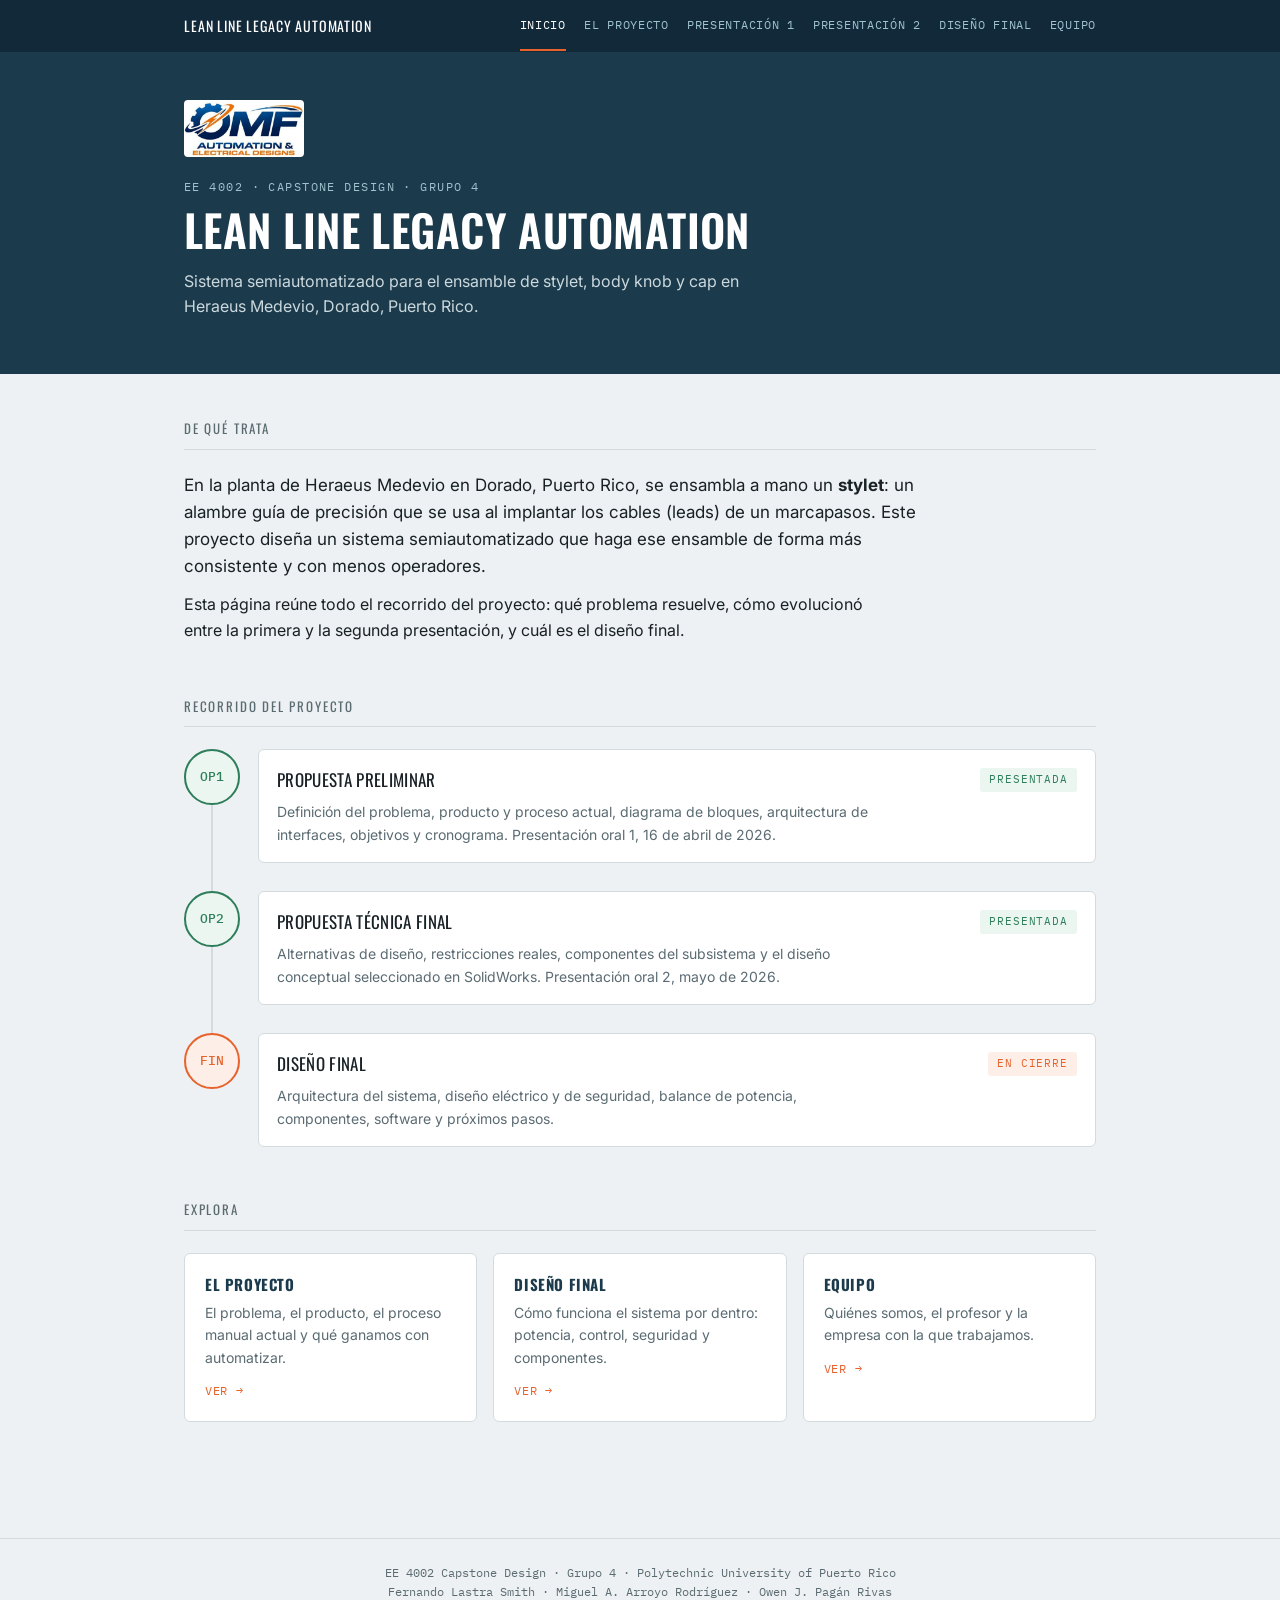
<file: index.html>
<!DOCTYPE html>
<html lang="es">
<head>
<meta charset="UTF-8">
<meta name="viewport" content="width=device-width, initial-scale=1.0">
<meta name="color-scheme" content="light only">
<title>Lean Line Legacy Automation — Grupo 4</title>
<meta name="description" content="Proyecto capstone EE 4002: sistema semiautomatizado de ensamble de stylets para Heraeus Medevio, Dorado, Puerto Rico.">
<link rel="preconnect" href="https://fonts.googleapis.com">
<link rel="preconnect" href="https://fonts.gstatic.com" crossorigin>
<link href="https://fonts.googleapis.com/css2?family=Oswald:wght@500;600;700&family=Inter:wght@400;500;600&family=IBM+Plex+Mono:wght@400;500&display=swap" rel="stylesheet">
<link rel="stylesheet" href="style.css">
</head>
<body>
<div class="topbar"><div class="wrap">
<a class="brand" href="index.html">Lean Line Legacy Automation</a>
<nav aria-label="Principal">
<a href="index.html" aria-current="page">Inicio</a>
<a href="proyecto.html">El proyecto</a>
<a href="presentacion-1.html">Presentación 1</a>
<a href="presentacion-2.html">Presentación 2</a>
<a href="diseno.html">Diseño final</a>
<a href="equipo.html">Equipo</a>
</nav></div></div>
<header class="hero"><div class="wrap">
<img class="hero-logo" src="logo-grupo.jpg" alt="Logo del grupo: OMF Automation &amp; Electrical Designs"><div class="eyebrow">EE 4002 · Capstone Design · Grupo 4</div>
<h1>Lean Line Legacy Automation</h1>
<p class="sub">Sistema semiautomatizado para el ensamble de stylet, body knob y cap en Heraeus Medevio, Dorado, Puerto Rico.</p>
</div></header>
<main>

<section>
<div class="section-title">De qué trata</div>
<p class="lead">En la planta de Heraeus Medevio en Dorado, Puerto Rico, se ensambla a mano un <strong>stylet</strong>: un alambre guía de precisión que se usa al implantar los cables (leads) de un marcapasos. Este proyecto diseña un sistema semiautomatizado que haga ese ensamble de forma más consistente y con menos operadores.</p>
<p>Esta página reúne todo el recorrido del proyecto: qué problema resuelve, cómo evolucionó entre la primera y la segunda presentación, y cuál es el diseño final.</p>
</section>

<section>
<div class="section-title">Recorrido del proyecto</div>
<div class="line">

  <div class="station done"><div class="node">OP1</div>
    <a class="station-body" href="presentacion-1.html">
      <div class="station-top"><div class="station-name">Propuesta preliminar</div><span class="pill done">Presentada</span></div>
      <p class="station-desc">Definición del problema, producto y proceso actual, diagrama de bloques, arquitectura de interfaces, objetivos y cronograma. Presentación oral 1, 16 de abril de 2026.</p>
    </a></div>

  <div class="station done"><div class="node">OP2</div>
    <a class="station-body" href="presentacion-2.html">
      <div class="station-top"><div class="station-name">Propuesta técnica final</div><span class="pill done">Presentada</span></div>
      <p class="station-desc">Alternativas de diseño, restricciones reales, componentes del subsistema y el diseño conceptual seleccionado en SolidWorks. Presentación oral 2, mayo de 2026.</p>
    </a></div>

  <div class="station active"><div class="node">FIN</div>
    <a class="station-body" href="diseno.html">
      <div class="station-top"><div class="station-name">Diseño final</div><span class="pill active">En cierre</span></div>
      <p class="station-desc">Arquitectura del sistema, diseño eléctrico y de seguridad, balance de potencia, componentes, software y próximos pasos.</p>
    </a></div>

</div>
</section>

<section>
<div class="section-title">Explora</div>
<div class="grid3">
  <a class="card" href="proyecto.html"><h3>El proyecto</h3><p>El problema, el producto, el proceso manual actual y qué ganamos con automatizar.</p><span class="go">Ver &#8594;</span></a>
  <a class="card" href="diseno.html"><h3>Diseño final</h3><p>Cómo funciona el sistema por dentro: potencia, control, seguridad y componentes.</p><span class="go">Ver &#8594;</span></a>
  <a class="card" href="equipo.html"><h3>Equipo</h3><p>Quiénes somos, el profesor y la empresa con la que trabajamos.</p><span class="go">Ver &#8594;</span></a>
</div>
</section>

</main>

<footer>
  EE 4002 Capstone Design · Grupo 4 · Polytechnic University of Puerto Rico<br>
  Fernando Lastra Smith · Miguel A. Arroyo Rodríguez · Owen J. Pagán Rivas
</footer>
</body>
</html>
</file>
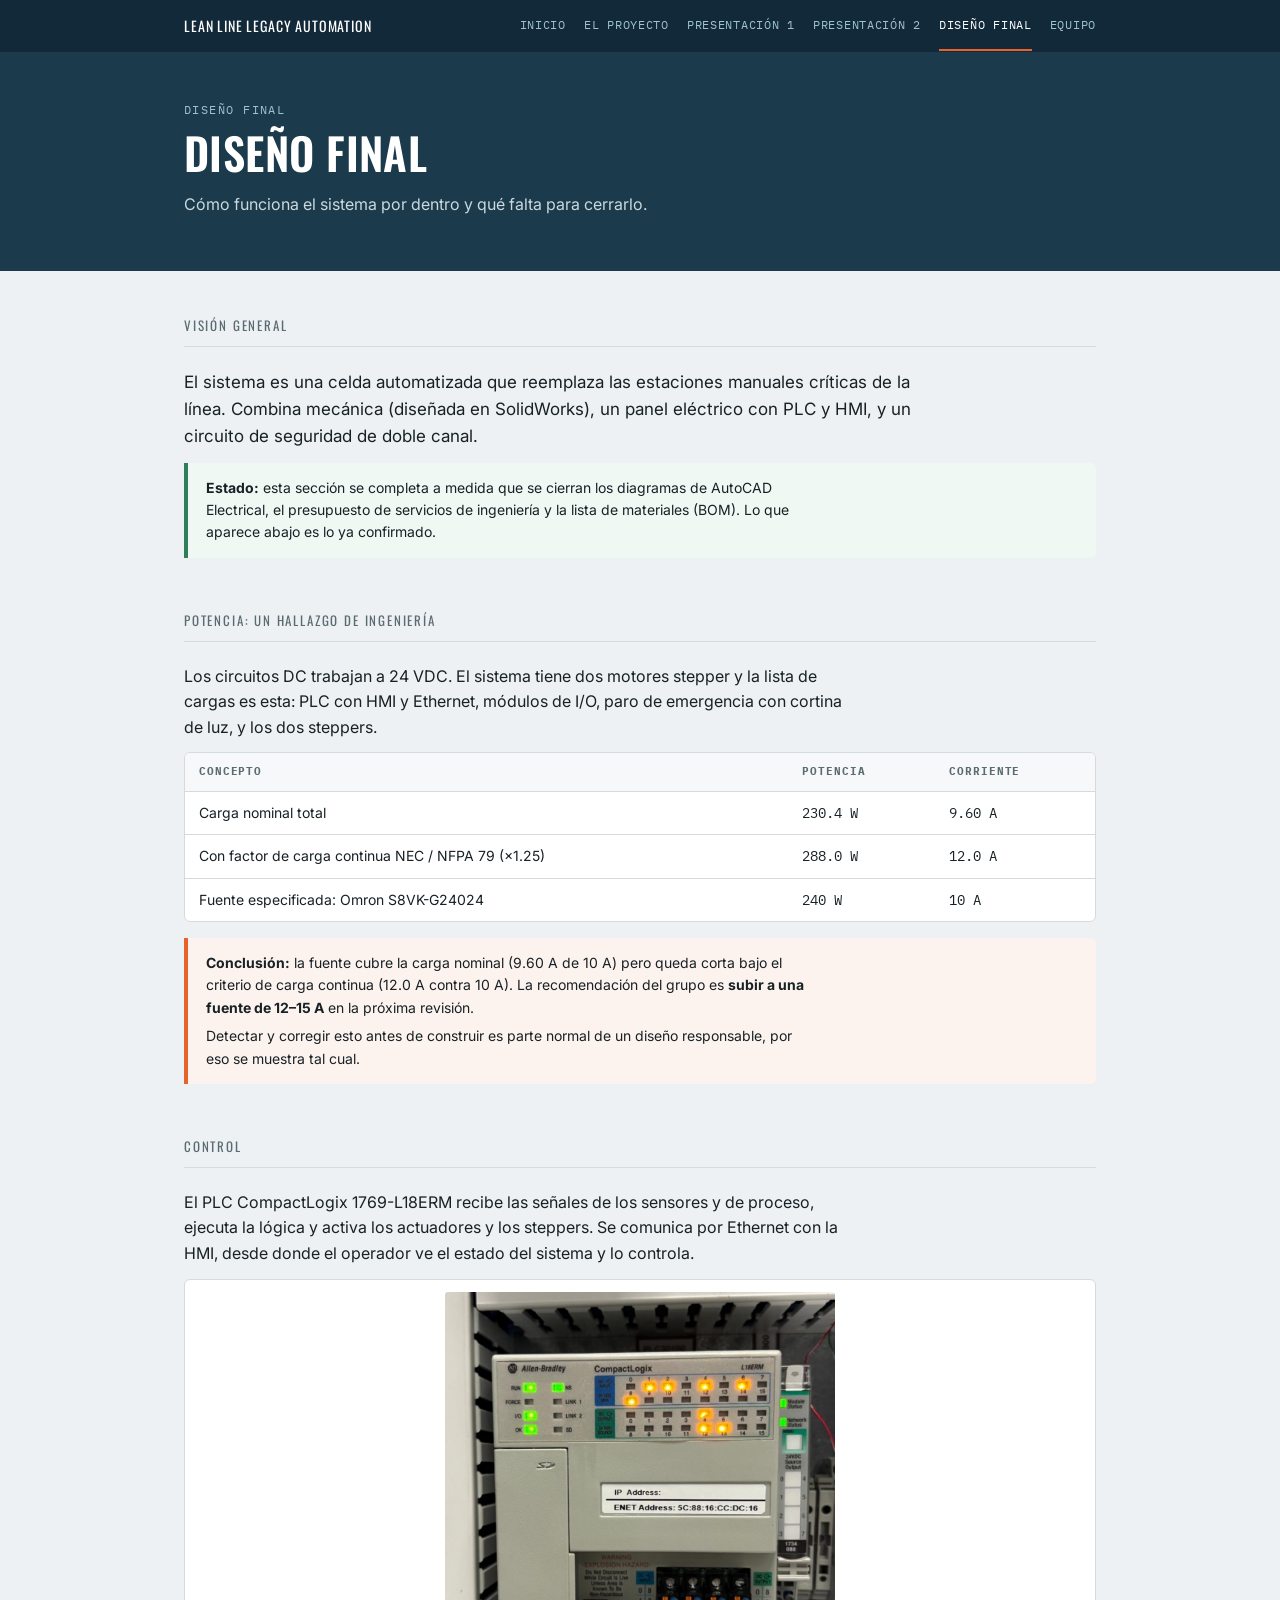
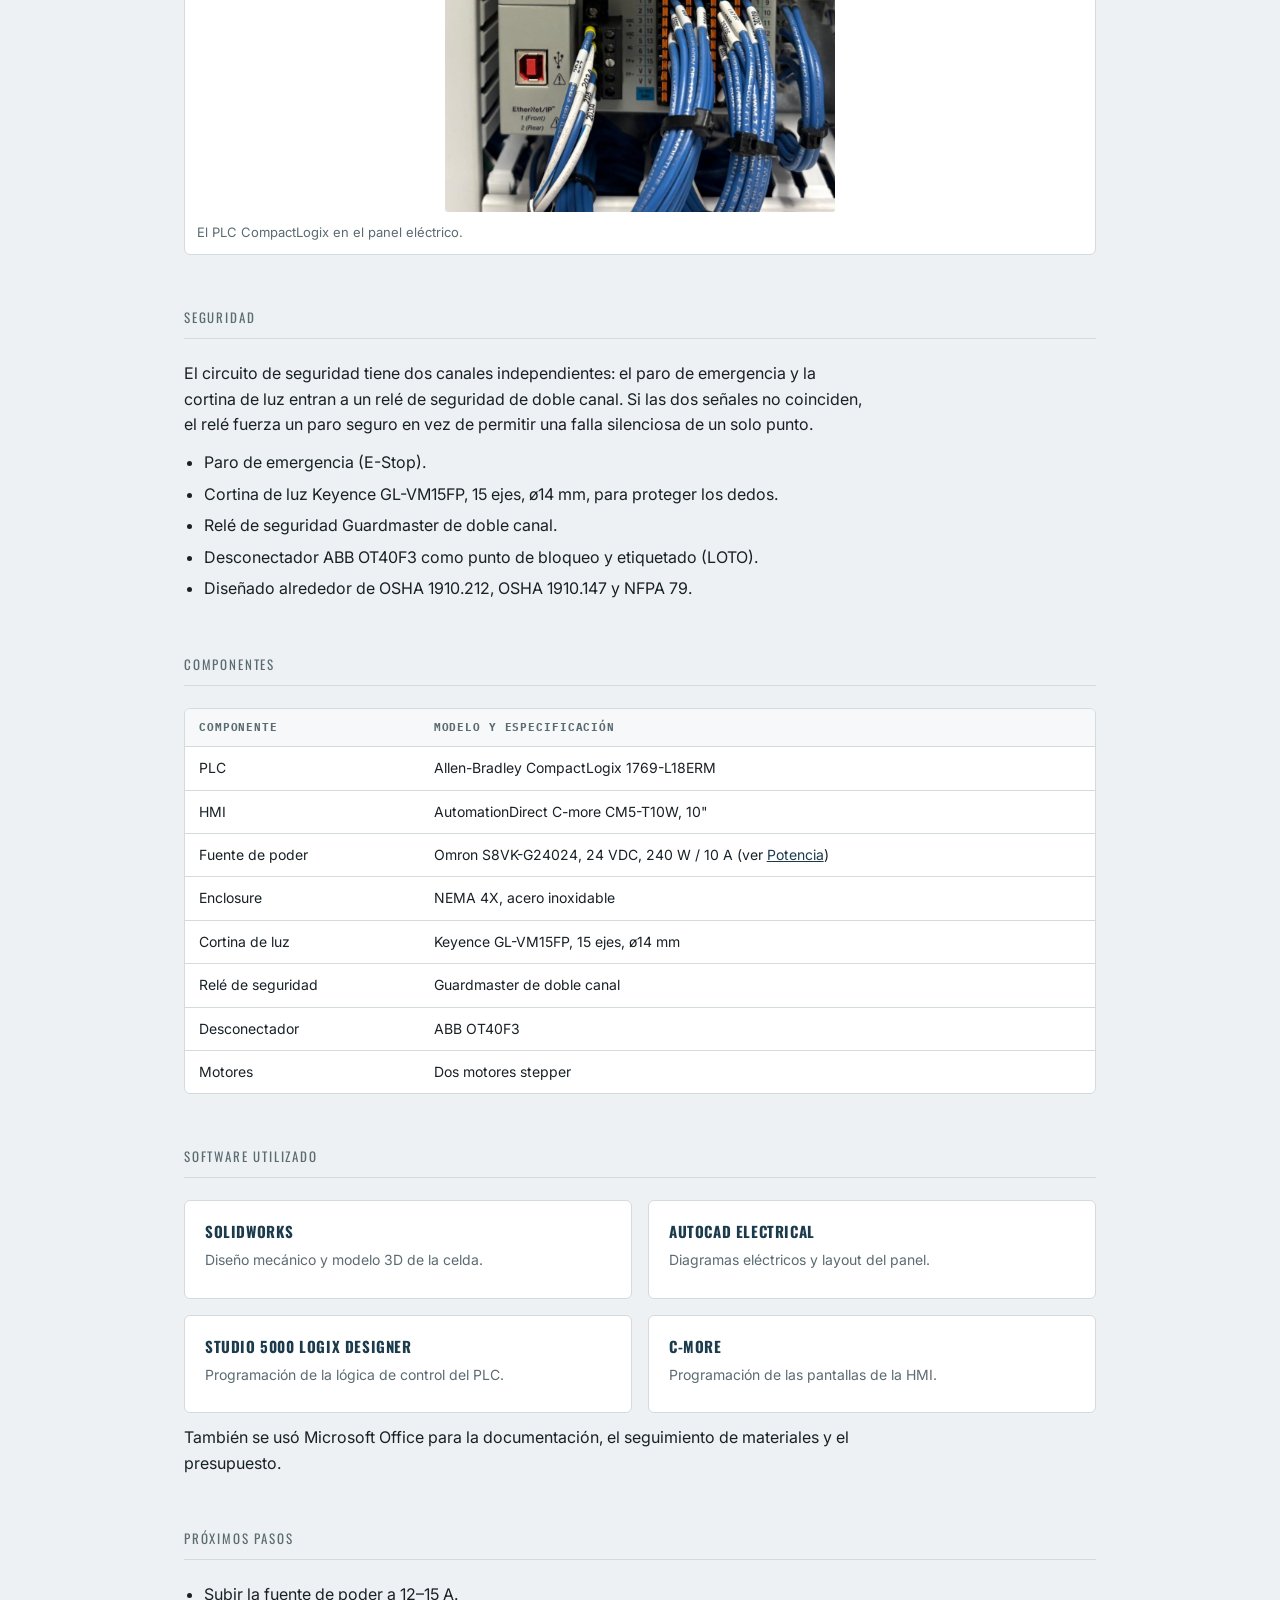
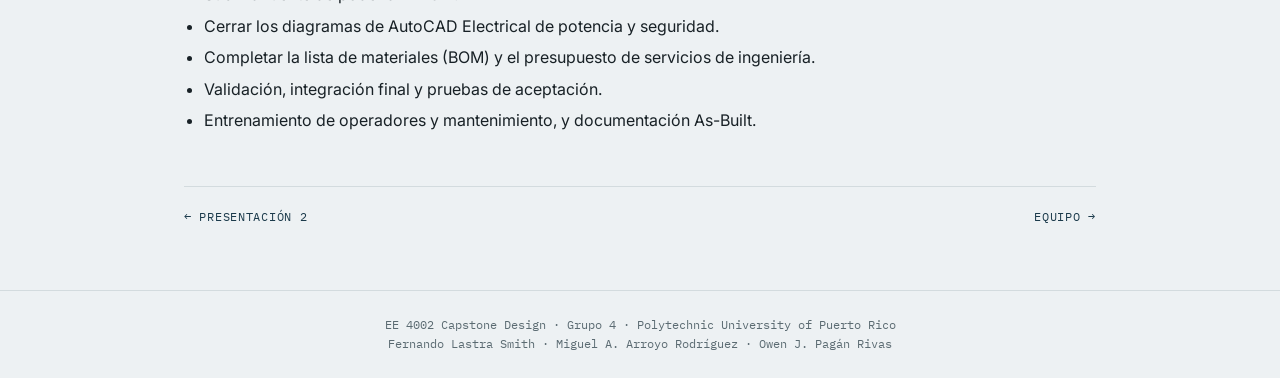
<file: diseno.html>
<!DOCTYPE html>
<html lang="es">
<head>
<meta charset="UTF-8">
<meta name="viewport" content="width=device-width, initial-scale=1.0">
<meta name="color-scheme" content="light only">
<title>Diseño final — Lean Line Legacy Automation</title>
<meta name="description" content="Diseño final del sistema: balance de potencia, control, seguridad, componentes y software.">
<link rel="preconnect" href="https://fonts.googleapis.com">
<link rel="preconnect" href="https://fonts.gstatic.com" crossorigin>
<link href="https://fonts.googleapis.com/css2?family=Oswald:wght@500;600;700&family=Inter:wght@400;500;600&family=IBM+Plex+Mono:wght@400;500&display=swap" rel="stylesheet">
<link rel="stylesheet" href="style.css">
</head>
<body>
<div class="topbar"><div class="wrap">
<a class="brand" href="index.html">Lean Line Legacy Automation</a>
<nav aria-label="Principal">
<a href="index.html">Inicio</a>
<a href="proyecto.html">El proyecto</a>
<a href="presentacion-1.html">Presentación 1</a>
<a href="presentacion-2.html">Presentación 2</a>
<a href="diseno.html" aria-current="page">Diseño final</a>
<a href="equipo.html">Equipo</a>
</nav></div></div>
<header class="hero"><div class="wrap">
<div class="eyebrow">Diseño final</div>
<h1>Diseño final</h1>
<p class="sub">Cómo funciona el sistema por dentro y qué falta para cerrarlo.</p>
</div></header>
<main>

<section>
<div class="section-title">Visión general</div>
<p class="lead">El sistema es una celda automatizada que reemplaza las estaciones manuales críticas de la línea. Combina mecánica (diseñada en SolidWorks), un panel eléctrico con PLC y HMI, y un circuito de seguridad de doble canal.</p>
<div class="note ok"><p><strong>Estado:</strong> esta sección se completa a medida que se cierran los diagramas de AutoCAD Electrical, el presupuesto de servicios de ingeniería y la lista de materiales (BOM). Lo que aparece abajo es lo ya confirmado.</p></div>
</section>

<section id="potencia">
<div class="section-title">Potencia: un hallazgo de ingeniería</div>
<p>Los circuitos DC trabajan a 24 VDC. El sistema tiene dos motores stepper y la lista de cargas es esta: PLC con HMI y Ethernet, módulos de I/O, paro de emergencia con cortina de luz, y los dos steppers.</p>
<div class="tablewrap"><table>
<thead><tr><th>Concepto</th><th>Potencia</th><th>Corriente</th></tr></thead>
<tbody>
<tr><td>Carga nominal total</td><td class="num">230.4 W</td><td class="num">9.60 A</td></tr>
<tr><td>Con factor de carga continua NEC / NFPA 79 (×1.25)</td><td class="num">288.0 W</td><td class="num">12.0 A</td></tr>
<tr><td>Fuente especificada: Omron S8VK-G24024</td><td class="num">240 W</td><td class="num">10 A</td></tr>
</tbody></table></div>
<div class="note"><p><strong>Conclusión:</strong> la fuente cubre la carga nominal (9.60 A de 10 A) pero queda corta bajo el criterio de carga continua (12.0 A contra 10 A). La recomendación del grupo es <strong>subir a una fuente de 12–15 A</strong> en la próxima revisión.</p>
<p>Detectar y corregir esto antes de construir es parte normal de un diseño responsable, por eso se muestra tal cual.</p></div>
</section>

<section>
<div class="section-title">Control</div>
<p>El PLC CompactLogix 1769-L18ERM recibe las señales de los sensores y de proceso, ejecuta la lógica y activa los actuadores y los steppers. Se comunica por Ethernet con la HMI, desde donde el operador ve el estado del sistema y lo controla.</p>
<figure><img src="plc-panel.jpg" alt="Panel eléctrico con el PLC CompactLogix instalado" loading="lazy"><figcaption>El PLC CompactLogix en el panel eléctrico.</figcaption></figure>
</section>

<section>
<div class="section-title">Seguridad</div>
<p>El circuito de seguridad tiene dos canales independientes: el paro de emergencia y la cortina de luz entran a un relé de seguridad de doble canal. Si las dos señales no coinciden, el relé fuerza un paro seguro en vez de permitir una falla silenciosa de un solo punto.</p>
<ul class="plain">
  <li>Paro de emergencia (E-Stop).</li>
  <li>Cortina de luz Keyence GL-VM15FP, 15 ejes, ø14 mm, para proteger los dedos.</li>
  <li>Relé de seguridad Guardmaster de doble canal.</li>
  <li>Desconectador ABB OT40F3 como punto de bloqueo y etiquetado (LOTO).</li>
  <li>Diseñado alrededor de OSHA 1910.212, OSHA 1910.147 y NFPA 79.</li>
</ul>
</section>

<section id="componentes">
<div class="section-title">Componentes</div>
<div class="tablewrap"><table>
<thead><tr><th>Componente</th><th>Modelo y especificación</th></tr></thead>
<tbody>
<tr><td>PLC</td><td>Allen-Bradley CompactLogix 1769-L18ERM</td></tr>
<tr><td>HMI</td><td>AutomationDirect C-more CM5-T10W, 10"</td></tr>
<tr><td>Fuente de poder</td><td>Omron S8VK-G24024, 24 VDC, 240 W / 10 A (ver <a href="#potencia">Potencia</a>)</td></tr>
<tr><td>Enclosure</td><td>NEMA 4X, acero inoxidable</td></tr>
<tr><td>Cortina de luz</td><td>Keyence GL-VM15FP, 15 ejes, ø14 mm</td></tr>
<tr><td>Relé de seguridad</td><td>Guardmaster de doble canal</td></tr>
<tr><td>Desconectador</td><td>ABB OT40F3</td></tr>
<tr><td>Motores</td><td>Dos motores stepper</td></tr>
</tbody></table></div>
</section>

<section>
<div class="section-title">Software utilizado</div>
<div class="grid2">
  <div class="card"><h3>SolidWorks</h3><p>Diseño mecánico y modelo 3D de la celda.</p></div>
  <div class="card"><h3>AutoCAD Electrical</h3><p>Diagramas eléctricos y layout del panel.</p></div>
  <div class="card"><h3>Studio 5000 Logix Designer</h3><p>Programación de la lógica de control del PLC.</p></div>
  <div class="card"><h3>C-more</h3><p>Programación de las pantallas de la HMI.</p></div>
</div>
<p style="margin-top:12px">También se usó Microsoft Office para la documentación, el seguimiento de materiales y el presupuesto.</p>
</section>

<section>
<div class="section-title">Próximos pasos</div>
<ul class="plain">
  <li>Subir la fuente de poder a 12–15 A.</li>
  <li>Cerrar los diagramas de AutoCAD Electrical de potencia y seguridad.</li>
  <li>Completar la lista de materiales (BOM) y el presupuesto de servicios de ingeniería.</li>
  <li>Validación, integración final y pruebas de aceptación.</li>
  <li>Entrenamiento de operadores y mantenimiento, y documentación As-Built.</li>
</ul>
</section>
<div class="nav-between"><a href="presentacion-2.html">&#8592; Presentación 2</a><a href="equipo.html">Equipo &#8594;</a></div>
</main>

<footer>
  EE 4002 Capstone Design · Grupo 4 · Polytechnic University of Puerto Rico<br>
  Fernando Lastra Smith · Miguel A. Arroyo Rodríguez · Owen J. Pagán Rivas
</footer>
</body>
</html>
</file>
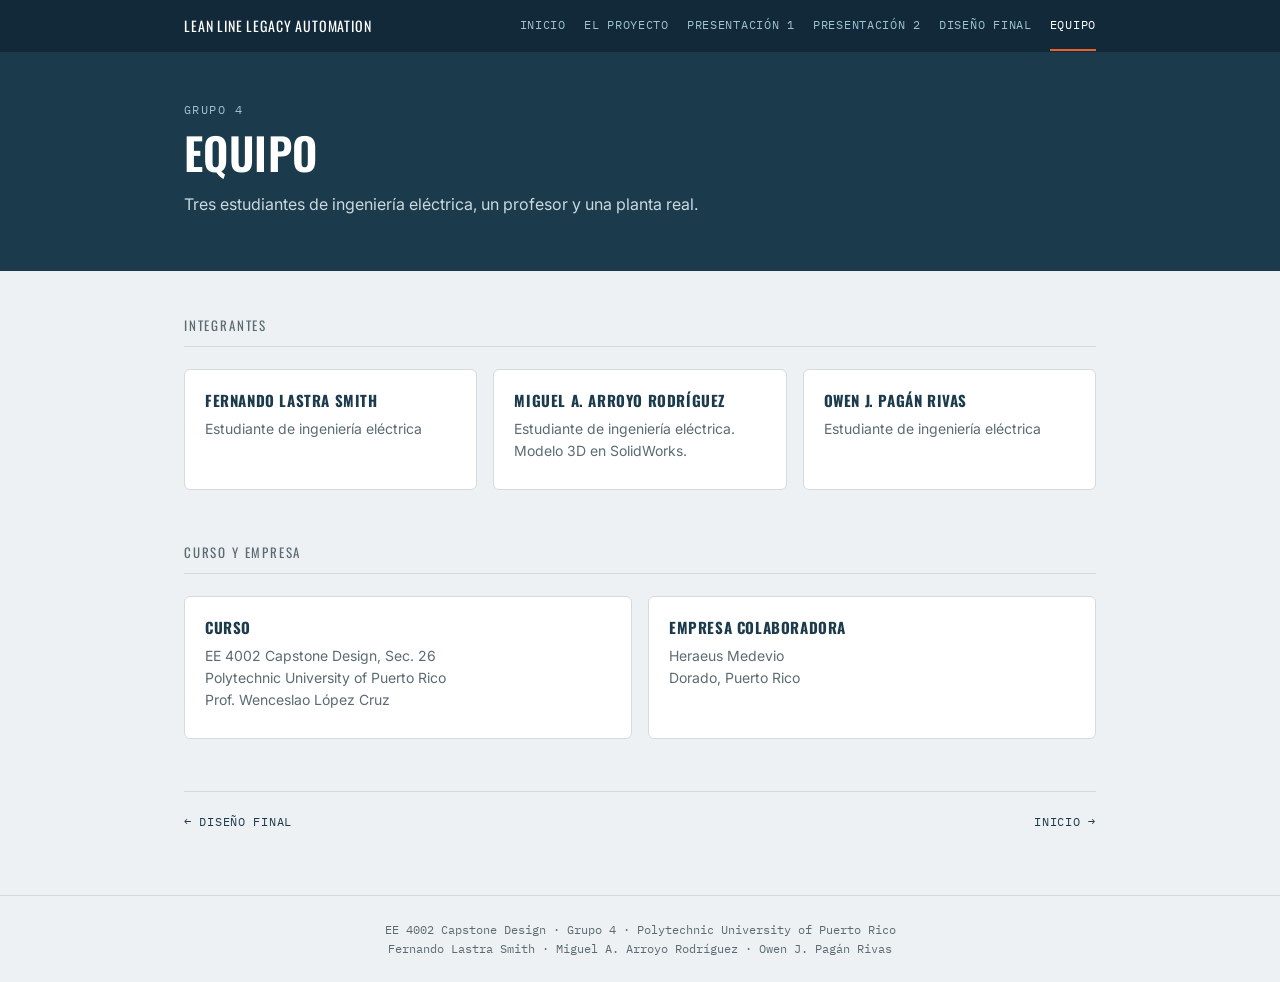
<file: equipo.html>
<!DOCTYPE html>
<html lang="es">
<head>
<meta charset="UTF-8">
<meta name="viewport" content="width=device-width, initial-scale=1.0">
<meta name="color-scheme" content="light only">
<title>Equipo — Lean Line Legacy Automation</title>
<meta name="description" content="Integrantes del Grupo 4, profesor y empresa colaboradora.">
<link rel="preconnect" href="https://fonts.googleapis.com">
<link rel="preconnect" href="https://fonts.gstatic.com" crossorigin>
<link href="https://fonts.googleapis.com/css2?family=Oswald:wght@500;600;700&family=Inter:wght@400;500;600&family=IBM+Plex+Mono:wght@400;500&display=swap" rel="stylesheet">
<link rel="stylesheet" href="style.css">
</head>
<body>
<div class="topbar"><div class="wrap">
<a class="brand" href="index.html">Lean Line Legacy Automation</a>
<nav aria-label="Principal">
<a href="index.html">Inicio</a>
<a href="proyecto.html">El proyecto</a>
<a href="presentacion-1.html">Presentación 1</a>
<a href="presentacion-2.html">Presentación 2</a>
<a href="diseno.html">Diseño final</a>
<a href="equipo.html" aria-current="page">Equipo</a>
</nav></div></div>
<header class="hero"><div class="wrap">
<div class="eyebrow">Grupo 4</div>
<h1>Equipo</h1>
<p class="sub">Tres estudiantes de ingeniería eléctrica, un profesor y una planta real.</p>
</div></header>
<main>

<section>
<div class="section-title">Integrantes</div>
<div class="grid3">
  <div class="card"><h3>Fernando Lastra Smith</h3><p>Estudiante de ingeniería eléctrica</p></div>
  <div class="card"><h3>Miguel A. Arroyo Rodríguez</h3><p>Estudiante de ingeniería eléctrica. Modelo 3D en SolidWorks.</p></div>
  <div class="card"><h3>Owen J. Pagán Rivas</h3><p>Estudiante de ingeniería eléctrica</p></div>
</div>
</section>

<section>
<div class="section-title">Curso y empresa</div>
<div class="grid2">
  <div class="card"><h3>Curso</h3><p>EE 4002 Capstone Design, Sec. 26<br>Polytechnic University of Puerto Rico<br>Prof. Wenceslao López Cruz</p></div>
  <div class="card"><h3>Empresa colaboradora</h3><p>Heraeus Medevio<br>Dorado, Puerto Rico</p></div>
</div>
</section>
<div class="nav-between"><a href="diseno.html">&#8592; Diseño final</a><a href="index.html">Inicio &#8594;</a></div>
</main>

<footer>
  EE 4002 Capstone Design · Grupo 4 · Polytechnic University of Puerto Rico<br>
  Fernando Lastra Smith · Miguel A. Arroyo Rodríguez · Owen J. Pagán Rivas
</footer>
</body>
</html>
</file>
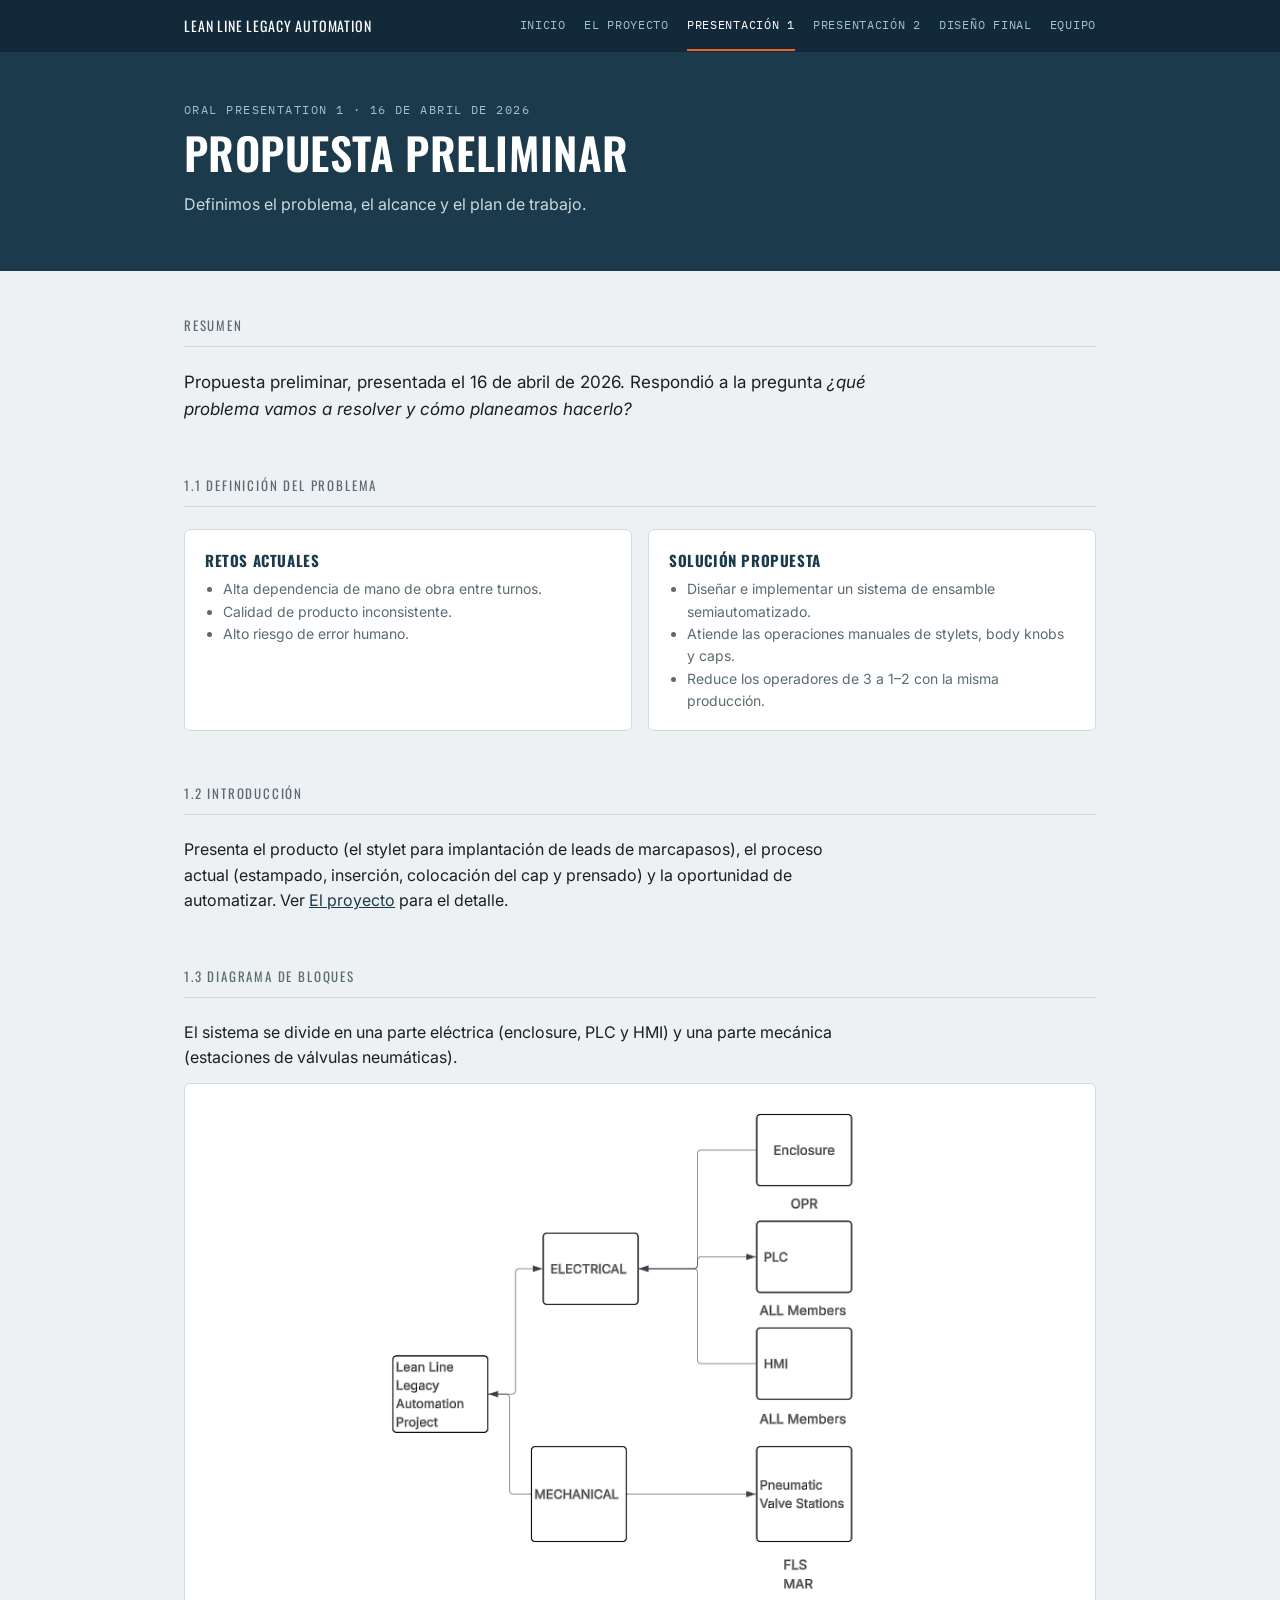
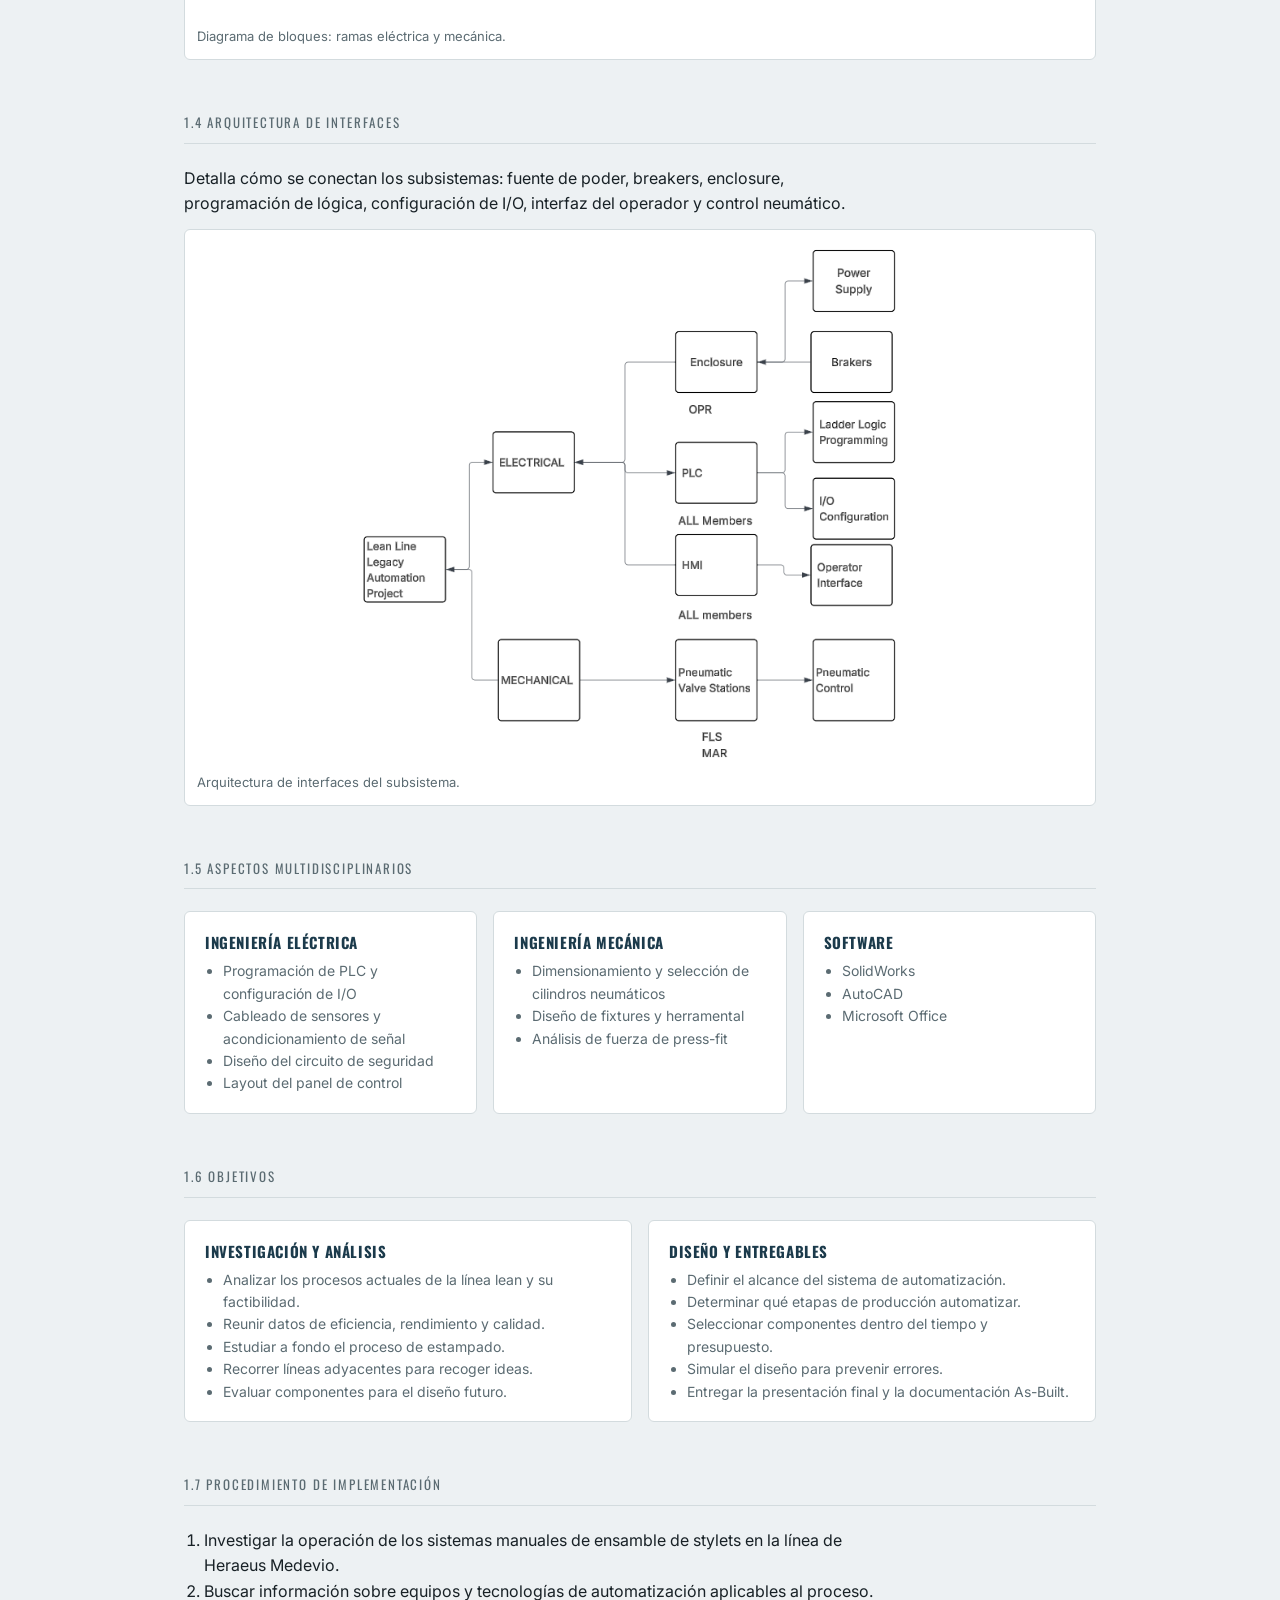
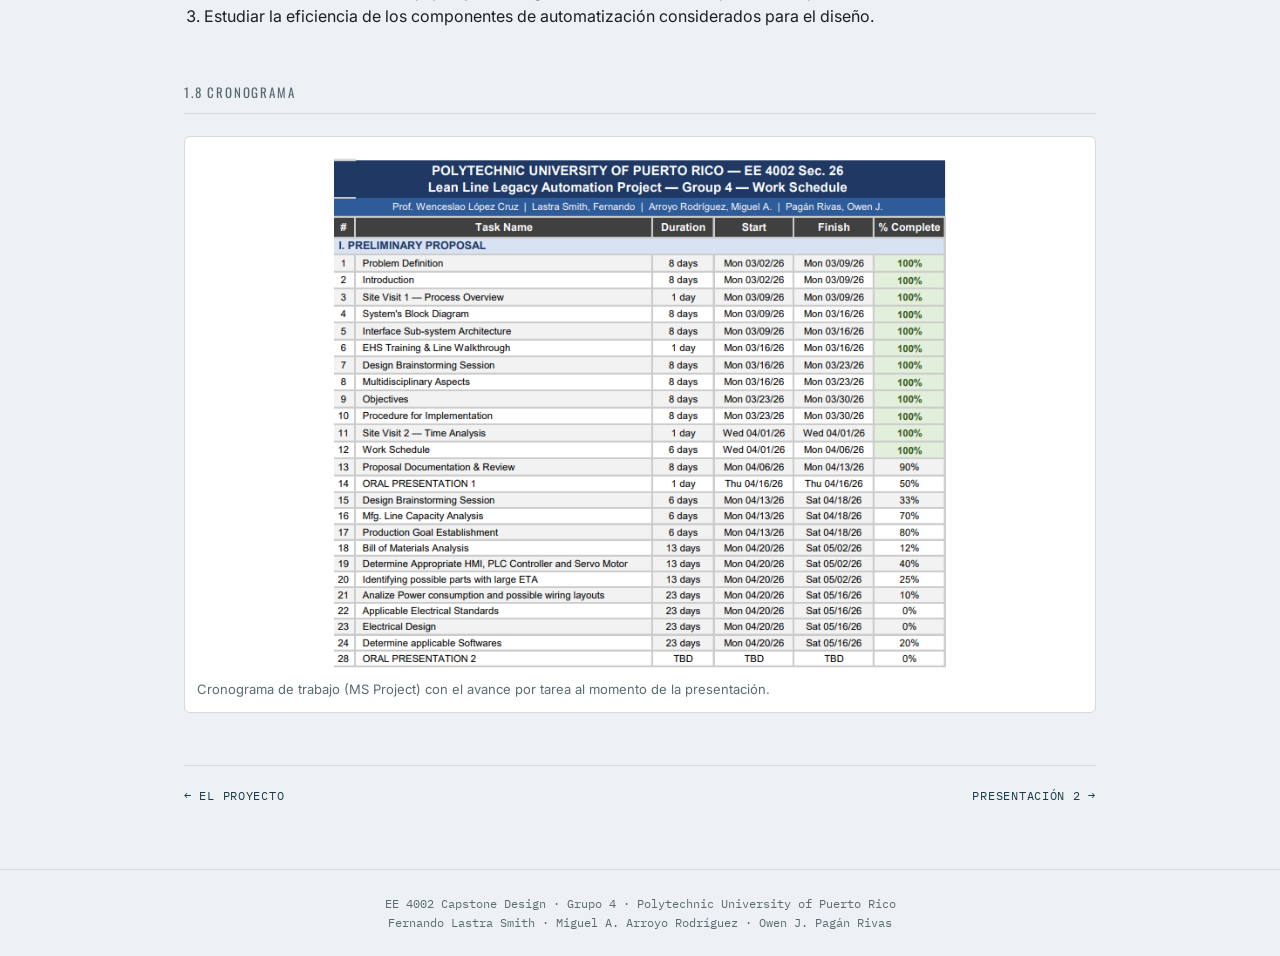
<file: presentacion-1.html>
<!DOCTYPE html>
<html lang="es">
<head>
<meta charset="UTF-8">
<meta name="viewport" content="width=device-width, initial-scale=1.0">
<meta name="color-scheme" content="light only">
<title>Presentación 1 — Lean Line Legacy Automation</title>
<meta name="description" content="Propuesta preliminar del proyecto: problema, diagrama de bloques, objetivos y cronograma.">
<link rel="preconnect" href="https://fonts.googleapis.com">
<link rel="preconnect" href="https://fonts.gstatic.com" crossorigin>
<link href="https://fonts.googleapis.com/css2?family=Oswald:wght@500;600;700&family=Inter:wght@400;500;600&family=IBM+Plex+Mono:wght@400;500&display=swap" rel="stylesheet">
<link rel="stylesheet" href="style.css">
</head>
<body>
<div class="topbar"><div class="wrap">
<a class="brand" href="index.html">Lean Line Legacy Automation</a>
<nav aria-label="Principal">
<a href="index.html">Inicio</a>
<a href="proyecto.html">El proyecto</a>
<a href="presentacion-1.html" aria-current="page">Presentación 1</a>
<a href="presentacion-2.html">Presentación 2</a>
<a href="diseno.html">Diseño final</a>
<a href="equipo.html">Equipo</a>
</nav></div></div>
<header class="hero"><div class="wrap">
<div class="eyebrow">Oral Presentation 1 · 16 de abril de 2026</div>
<h1>Propuesta preliminar</h1>
<p class="sub">Definimos el problema, el alcance y el plan de trabajo.</p>
</div></header>
<main>

<section>
<div class="section-title">Resumen</div>
<p class="lead">Propuesta preliminar, presentada el 16 de abril de 2026. Respondió a la pregunta <em>¿qué problema vamos a resolver y cómo planeamos hacerlo?</em></p>
</section>

<section>
<div class="section-title">1.1 Definición del problema</div>
<div class="grid2">
  <div class="card"><h3>Retos actuales</h3><ul><li>Alta dependencia de mano de obra entre turnos.</li><li>Calidad de producto inconsistente.</li><li>Alto riesgo de error humano.</li></ul></div>
  <div class="card"><h3>Solución propuesta</h3><ul><li>Diseñar e implementar un sistema de ensamble semiautomatizado.</li><li>Atiende las operaciones manuales de stylets, body knobs y caps.</li><li>Reduce los operadores de 3 a 1–2 con la misma producción.</li></ul></div>
</div>
</section>

<section>
<div class="section-title">1.2 Introducción</div>
<p>Presenta el producto (el stylet para implantación de leads de marcapasos), el proceso actual (estampado, inserción, colocación del cap y prensado) y la oportunidad de automatizar. Ver <a href="proyecto.html">El proyecto</a> para el detalle.</p>
</section>

<section>
<div class="section-title">1.3 Diagrama de bloques</div>
<p>El sistema se divide en una parte eléctrica (enclosure, PLC y HMI) y una parte mecánica (estaciones de válvulas neumáticas).</p>
<figure><img src="diagrama-bloques.png" alt="Diagrama de bloques del sistema" loading="lazy"><figcaption>Diagrama de bloques: ramas eléctrica y mecánica.</figcaption></figure>
</section>

<section>
<div class="section-title">1.4 Arquitectura de interfaces</div>
<p>Detalla cómo se conectan los subsistemas: fuente de poder, breakers, enclosure, programación de lógica, configuración de I/O, interfaz del operador y control neumático.</p>
<figure><img src="arquitectura-interfaz.png" alt="Diagrama de arquitectura de interfaces del subsistema" loading="lazy"><figcaption>Arquitectura de interfaces del subsistema.</figcaption></figure>
</section>

<section>
<div class="section-title">1.5 Aspectos multidisciplinarios</div>
<div class="grid3">
  <div class="card"><h3>Ingeniería eléctrica</h3><ul><li>Programación de PLC y configuración de I/O</li><li>Cableado de sensores y acondicionamiento de señal</li><li>Diseño del circuito de seguridad</li><li>Layout del panel de control</li></ul></div>
  <div class="card"><h3>Ingeniería mecánica</h3><ul><li>Dimensionamiento y selección de cilindros neumáticos</li><li>Diseño de fixtures y herramental</li><li>Análisis de fuerza de press-fit</li></ul></div>
  <div class="card"><h3>Software</h3><ul><li>SolidWorks</li><li>AutoCAD</li><li>Microsoft Office</li></ul></div>
</div>
</section>

<section>
<div class="section-title">1.6 Objetivos</div>
<div class="grid2">
  <div class="card"><h3>Investigación y análisis</h3><ul><li>Analizar los procesos actuales de la línea lean y su factibilidad.</li><li>Reunir datos de eficiencia, rendimiento y calidad.</li><li>Estudiar a fondo el proceso de estampado.</li><li>Recorrer líneas adyacentes para recoger ideas.</li><li>Evaluar componentes para el diseño futuro.</li></ul></div>
  <div class="card"><h3>Diseño y entregables</h3><ul><li>Definir el alcance del sistema de automatización.</li><li>Determinar qué etapas de producción automatizar.</li><li>Seleccionar componentes dentro del tiempo y presupuesto.</li><li>Simular el diseño para prevenir errores.</li><li>Entregar la presentación final y la documentación As-Built.</li></ul></div>
</div>
</section>

<section>
<div class="section-title">1.7 Procedimiento de implementación</div>
<ol class="plain" style="margin-left:20px;max-width:68ch">
  <li>Investigar la operación de los sistemas manuales de ensamble de stylets en la línea de Heraeus Medevio.</li>
  <li>Buscar información sobre equipos y tecnologías de automatización aplicables al proceso.</li>
  <li>Estudiar la eficiencia de los componentes de automatización considerados para el diseño.</li>
</ol>
</section>

<section>
<div class="section-title">1.8 Cronograma</div>
<figure><img src="cronograma.png" alt="Cronograma del proyecto en MS Project con porcentaje de avance por tarea" loading="lazy"><figcaption>Cronograma de trabajo (MS Project) con el avance por tarea al momento de la presentación.</figcaption></figure>
</section>
<div class="nav-between"><a href="proyecto.html">&#8592; El proyecto</a><a href="presentacion-2.html">Presentación 2 &#8594;</a></div>
</main>

<footer>
  EE 4002 Capstone Design · Grupo 4 · Polytechnic University of Puerto Rico<br>
  Fernando Lastra Smith · Miguel A. Arroyo Rodríguez · Owen J. Pagán Rivas
</footer>
</body>
</html>
</file>
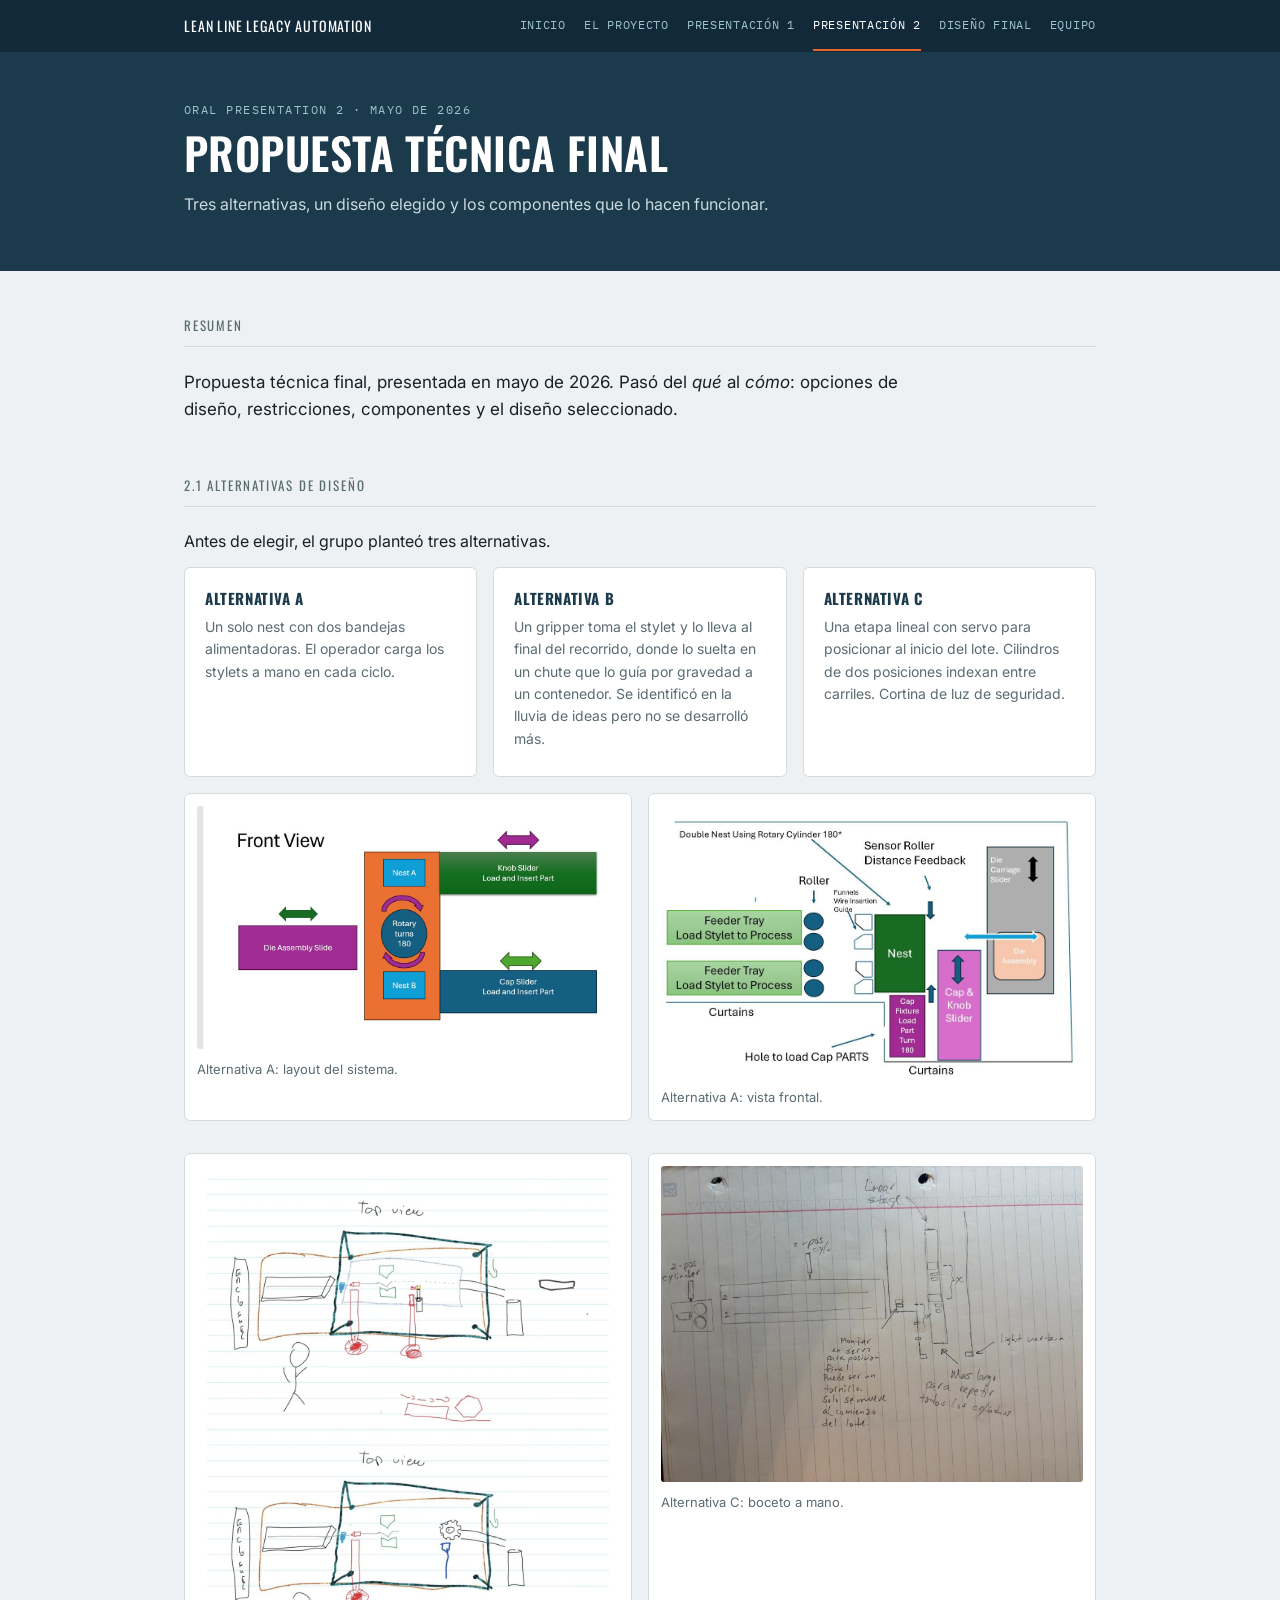
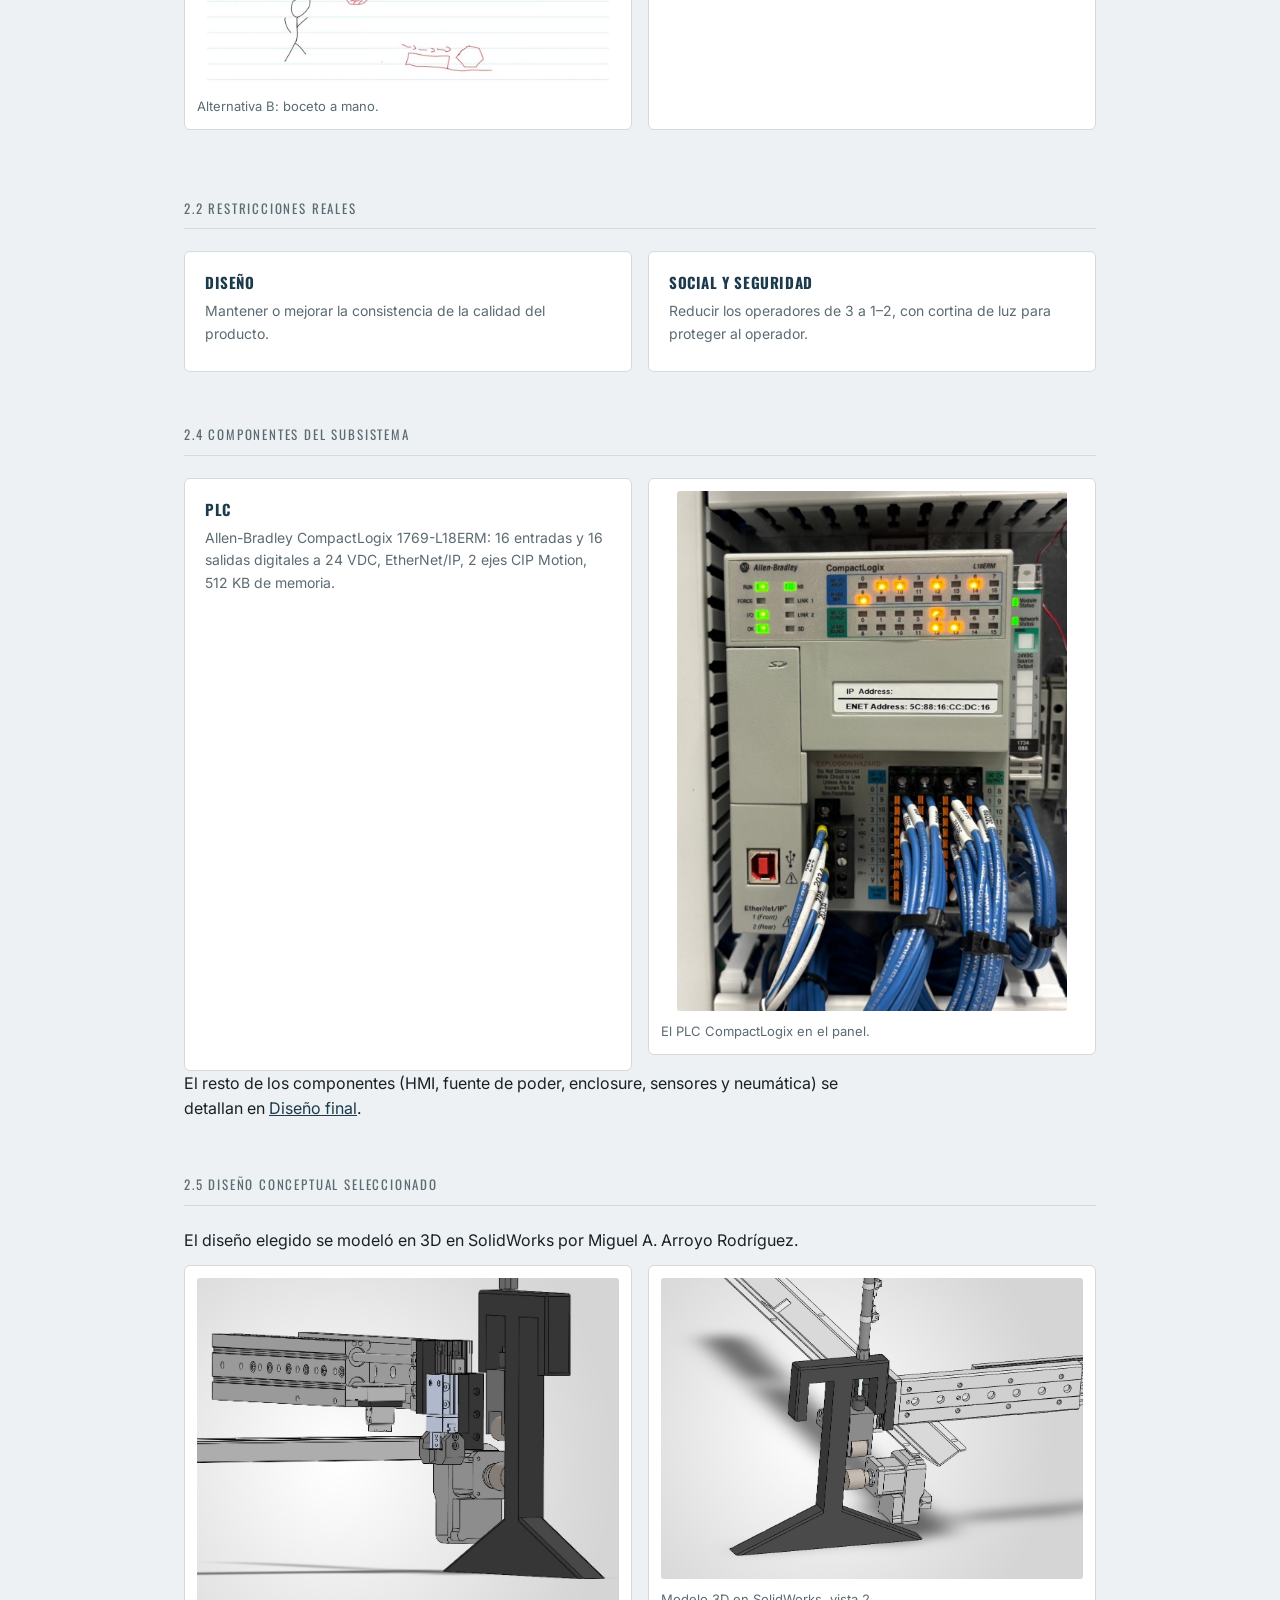
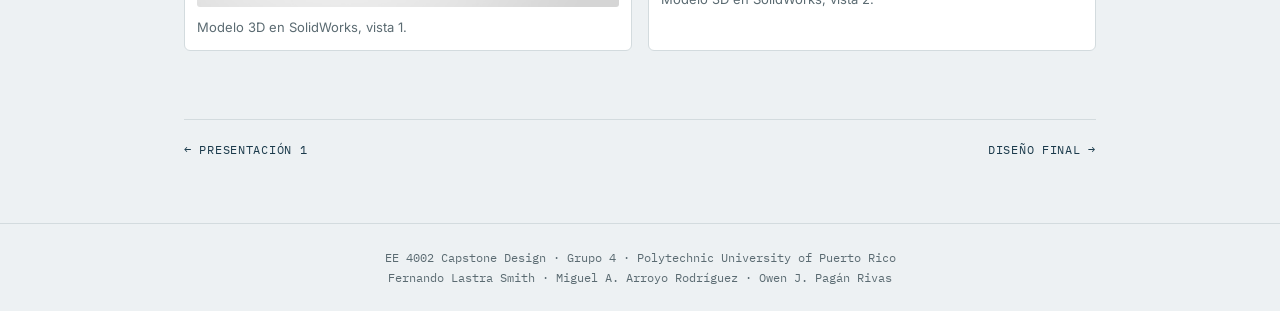
<file: presentacion-2.html>
<!DOCTYPE html>
<html lang="es">
<head>
<meta charset="UTF-8">
<meta name="viewport" content="width=device-width, initial-scale=1.0">
<meta name="color-scheme" content="light only">
<title>Presentación 2 — Lean Line Legacy Automation</title>
<meta name="description" content="Propuesta técnica final: alternativas de diseño, restricciones, componentes y diseño conceptual en SolidWorks.">
<link rel="preconnect" href="https://fonts.googleapis.com">
<link rel="preconnect" href="https://fonts.gstatic.com" crossorigin>
<link href="https://fonts.googleapis.com/css2?family=Oswald:wght@500;600;700&family=Inter:wght@400;500;600&family=IBM+Plex+Mono:wght@400;500&display=swap" rel="stylesheet">
<link rel="stylesheet" href="style.css">
</head>
<body>
<div class="topbar"><div class="wrap">
<a class="brand" href="index.html">Lean Line Legacy Automation</a>
<nav aria-label="Principal">
<a href="index.html">Inicio</a>
<a href="proyecto.html">El proyecto</a>
<a href="presentacion-1.html">Presentación 1</a>
<a href="presentacion-2.html" aria-current="page">Presentación 2</a>
<a href="diseno.html">Diseño final</a>
<a href="equipo.html">Equipo</a>
</nav></div></div>
<header class="hero"><div class="wrap">
<div class="eyebrow">Oral Presentation 2 · mayo de 2026</div>
<h1>Propuesta técnica final</h1>
<p class="sub">Tres alternativas, un diseño elegido y los componentes que lo hacen funcionar.</p>
</div></header>
<main>

<section>
<div class="section-title">Resumen</div>
<p class="lead">Propuesta técnica final, presentada en mayo de 2026. Pasó del <em>qué</em> al <em>cómo</em>: opciones de diseño, restricciones, componentes y el diseño seleccionado.</p>
</section>

<section>
<div class="section-title">2.1 Alternativas de diseño</div>
<p>Antes de elegir, el grupo planteó tres alternativas.</p>
<div class="grid3">
  <div class="card"><h3>Alternativa A</h3><p>Un solo nest con dos bandejas alimentadoras. El operador carga los stylets a mano en cada ciclo.</p></div>
  <div class="card"><h3>Alternativa B</h3><p>Un gripper toma el stylet y lo lleva al final del recorrido, donde lo suelta en un chute que lo guía por gravedad a un contenedor. Se identificó en la lluvia de ideas pero no se desarrolló más.</p></div>
  <div class="card"><h3>Alternativa C</h3><p>Una etapa lineal con servo para posicionar al inicio del lote. Cilindros de dos posiciones indexan entre carriles. Cortina de luz de seguridad.</p></div>
</div>
<div class="grid2" style="margin-top:16px">
<figure><img src="alt-a-layout.png" alt="Layout del sistema de la alternativa A" loading="lazy"><figcaption>Alternativa A: layout del sistema.</figcaption></figure><figure><img src="alt-a-frente.png" alt="Vista frontal de la alternativa A" loading="lazy"><figcaption>Alternativa A: vista frontal.</figcaption></figure><figure><img src="alt-b-boceto.jpg" alt="Boceto a mano de la alternativa B" loading="lazy"><figcaption>Alternativa B: boceto a mano.</figcaption></figure><figure><img src="alt-c-boceto.jpg" alt="Boceto a mano de la alternativa C" loading="lazy"><figcaption>Alternativa C: boceto a mano.</figcaption></figure>
</div>
</section>

<section>
<div class="section-title">2.2 Restricciones reales</div>
<div class="grid2">
  <div class="card"><h3>Diseño</h3><p>Mantener o mejorar la consistencia de la calidad del producto.</p></div>
  <div class="card"><h3>Social y seguridad</h3><p>Reducir los operadores de 3 a 1–2, con cortina de luz para proteger al operador.</p></div>
</div>
</section>

<section>
<div class="section-title">2.4 Componentes del subsistema</div>
<div class="grid2">
  <div class="card"><h3>PLC</h3><p>Allen-Bradley CompactLogix 1769-L18ERM: 16 entradas y 16 salidas digitales a 24 VDC, EtherNet/IP, 2 ejes CIP Motion, 512 KB de memoria.</p></div>
  <div><figure><img src="plc-panel.jpg" alt="Panel eléctrico con el PLC CompactLogix instalado" loading="lazy"><figcaption>El PLC CompactLogix en el panel.</figcaption></figure></div>
</div>
<p>El resto de los componentes (HMI, fuente de poder, enclosure, sensores y neumática) se detallan en <a href="diseno.html#componentes">Diseño final</a>.</p>
</section>

<section>
<div class="section-title">2.5 Diseño conceptual seleccionado</div>
<p>El diseño elegido se modeló en 3D en SolidWorks por Miguel A. Arroyo Rodríguez.</p>
<div class="grid2">
<figure><img src="solidworks-1.png" alt="Modelo 3D del diseño seleccionado, vista 1" loading="lazy"><figcaption>Modelo 3D en SolidWorks, vista 1.</figcaption></figure><figure><img src="solidworks-2.png" alt="Modelo 3D del diseño seleccionado, vista 2" loading="lazy"><figcaption>Modelo 3D en SolidWorks, vista 2.</figcaption></figure>
</div>
</section>
<div class="nav-between"><a href="presentacion-1.html">&#8592; Presentación 1</a><a href="diseno.html">Diseño final &#8594;</a></div>
</main>

<footer>
  EE 4002 Capstone Design · Grupo 4 · Polytechnic University of Puerto Rico<br>
  Fernando Lastra Smith · Miguel A. Arroyo Rodríguez · Owen J. Pagán Rivas
</footer>
</body>
</html>
</file>
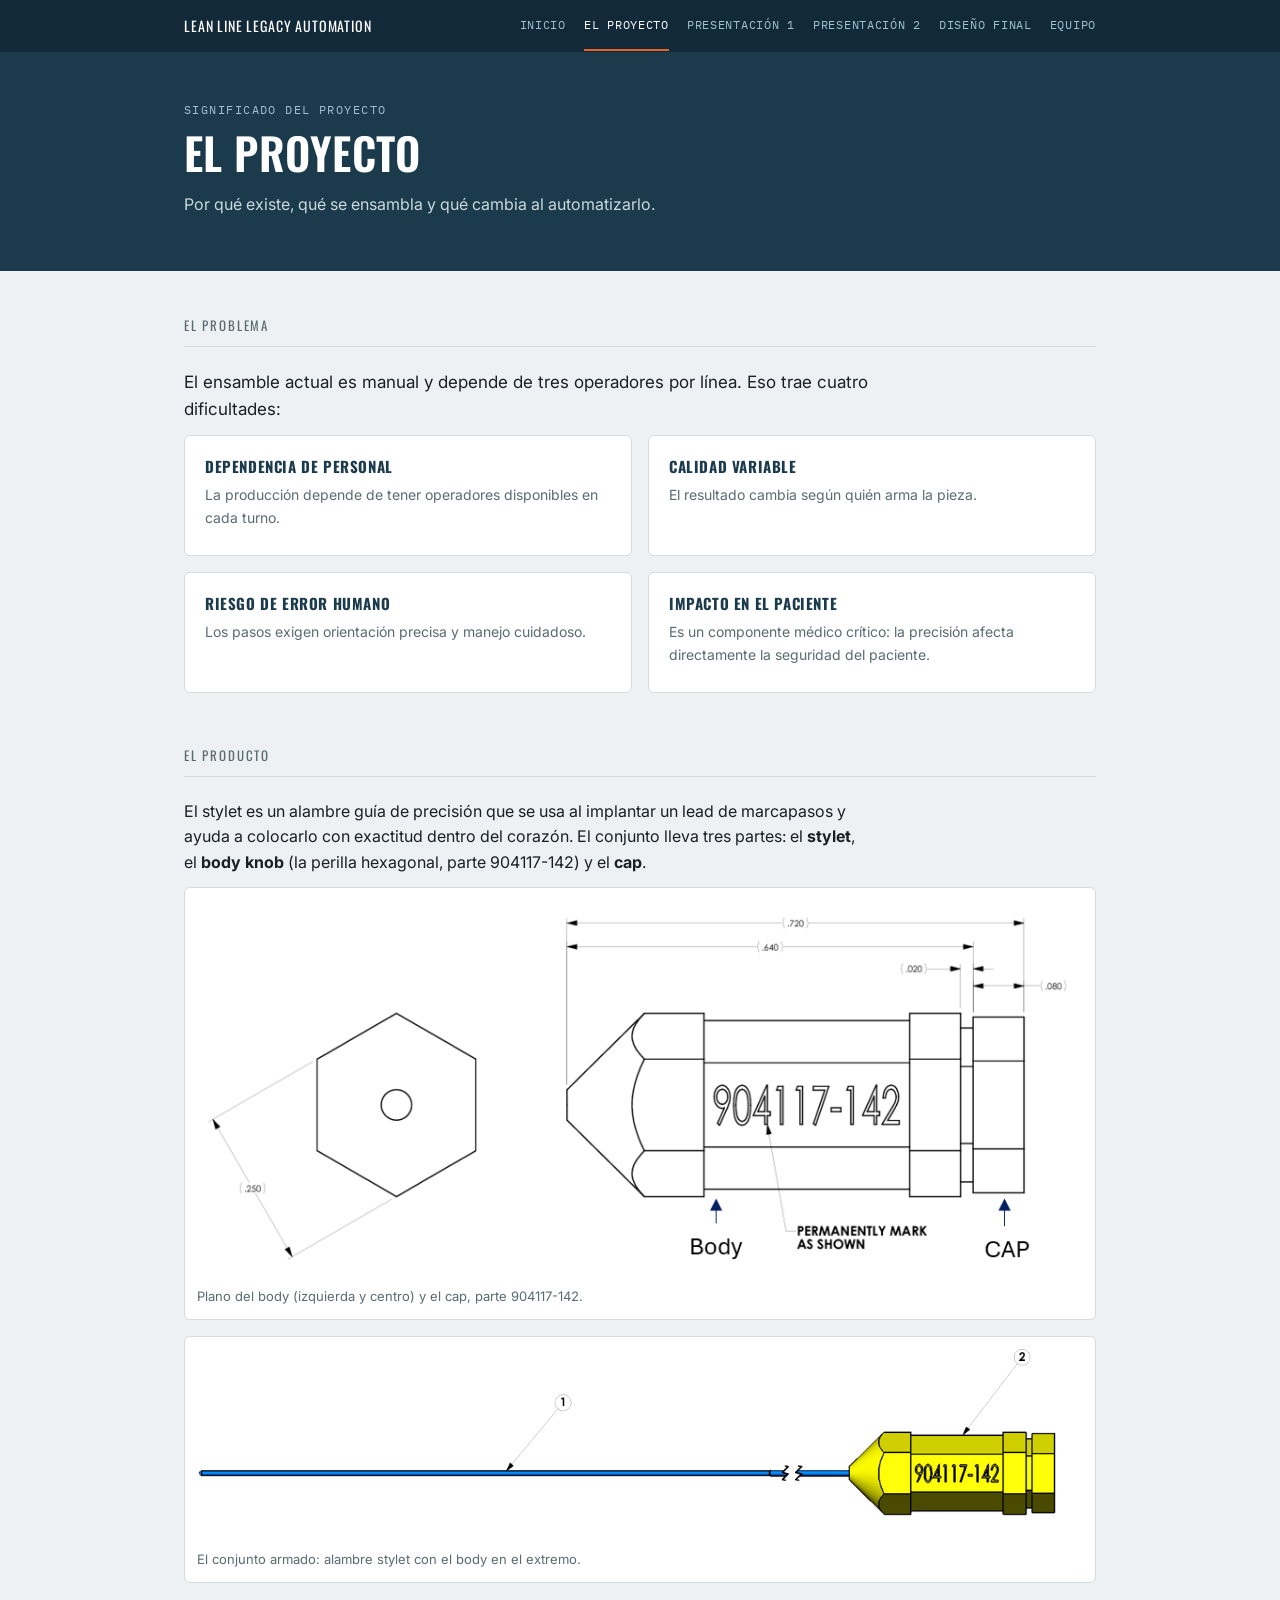
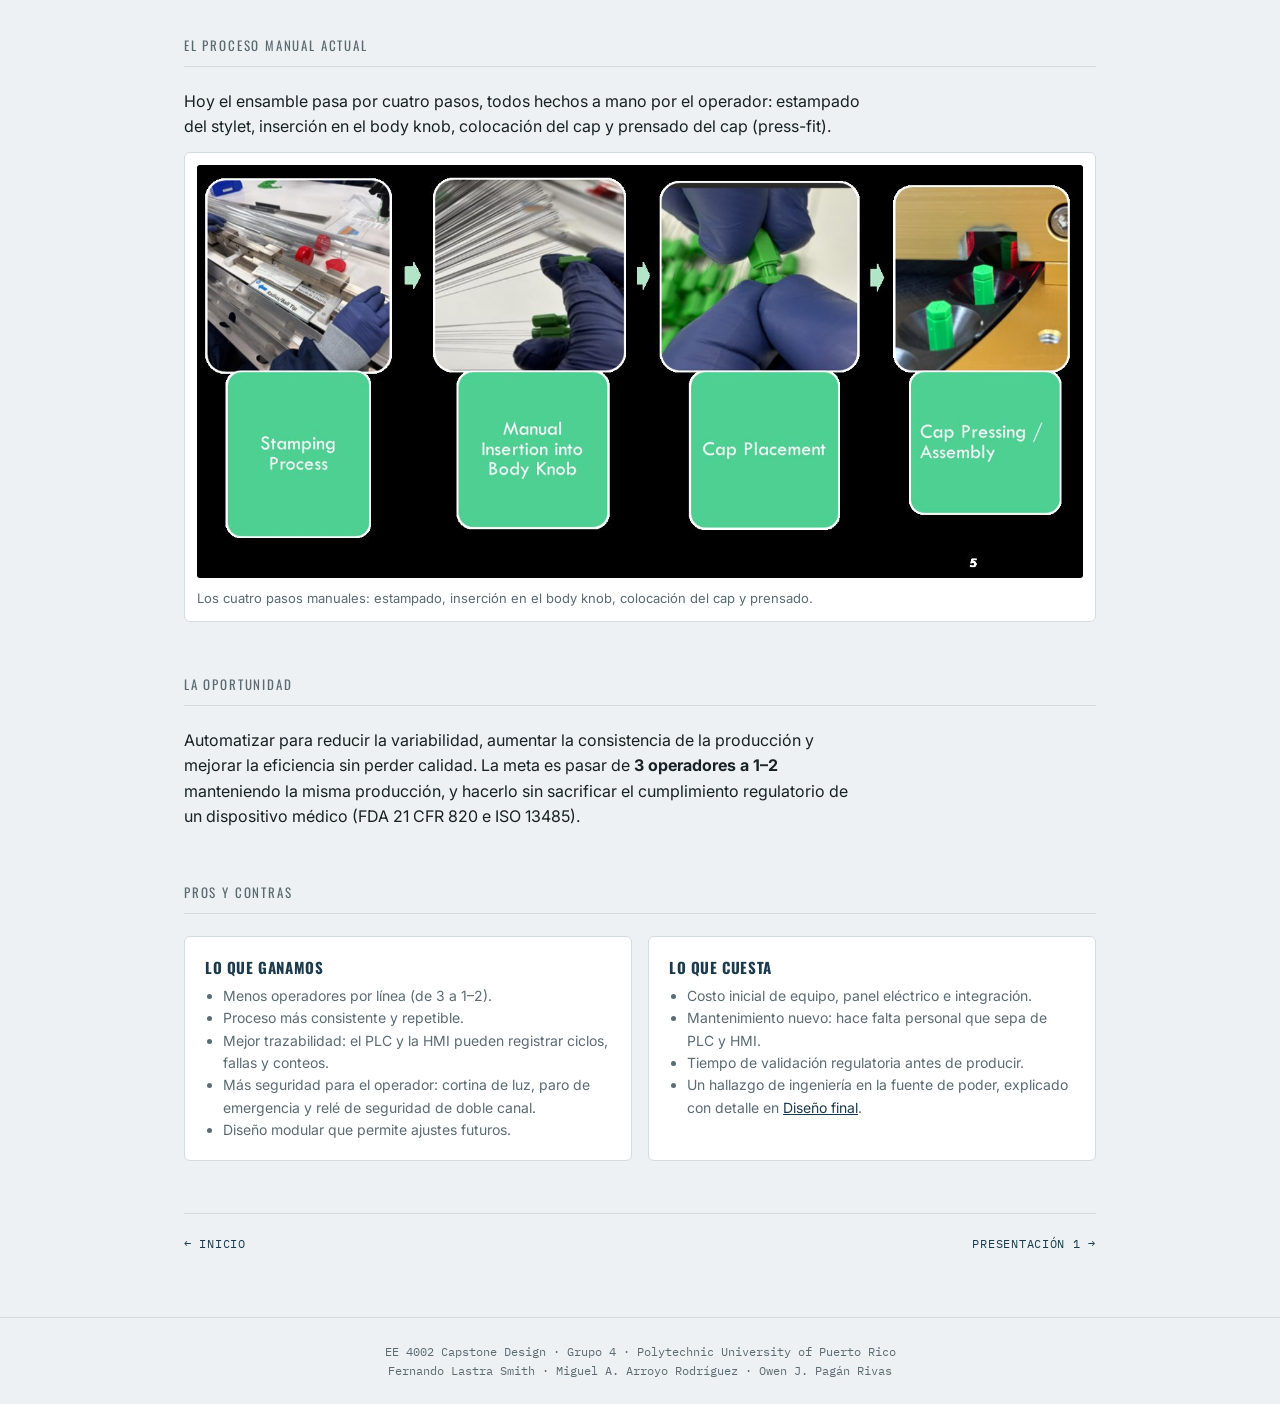
<file: proyecto.html>
<!DOCTYPE html>
<html lang="es">
<head>
<meta charset="UTF-8">
<meta name="viewport" content="width=device-width, initial-scale=1.0">
<meta name="color-scheme" content="light only">
<title>El proyecto — Lean Line Legacy Automation</title>
<meta name="description" content="El problema, el producto y el proceso manual que el proyecto Lean Line Legacy Automation busca automatizar.">
<link rel="preconnect" href="https://fonts.googleapis.com">
<link rel="preconnect" href="https://fonts.gstatic.com" crossorigin>
<link href="https://fonts.googleapis.com/css2?family=Oswald:wght@500;600;700&family=Inter:wght@400;500;600&family=IBM+Plex+Mono:wght@400;500&display=swap" rel="stylesheet">
<link rel="stylesheet" href="style.css">
</head>
<body>
<div class="topbar"><div class="wrap">
<a class="brand" href="index.html">Lean Line Legacy Automation</a>
<nav aria-label="Principal">
<a href="index.html">Inicio</a>
<a href="proyecto.html" aria-current="page">El proyecto</a>
<a href="presentacion-1.html">Presentación 1</a>
<a href="presentacion-2.html">Presentación 2</a>
<a href="diseno.html">Diseño final</a>
<a href="equipo.html">Equipo</a>
</nav></div></div>
<header class="hero"><div class="wrap">
<div class="eyebrow">Significado del proyecto</div>
<h1>El proyecto</h1>
<p class="sub">Por qué existe, qué se ensambla y qué cambia al automatizarlo.</p>
</div></header>
<main>

<section>
<div class="section-title">El problema</div>
<p class="lead">El ensamble actual es manual y depende de tres operadores por línea. Eso trae cuatro dificultades:</p>
<div class="grid2">
  <div class="card"><h3>Dependencia de personal</h3><p>La producción depende de tener operadores disponibles en cada turno.</p></div>
  <div class="card"><h3>Calidad variable</h3><p>El resultado cambia según quién arma la pieza.</p></div>
  <div class="card"><h3>Riesgo de error humano</h3><p>Los pasos exigen orientación precisa y manejo cuidadoso.</p></div>
  <div class="card"><h3>Impacto en el paciente</h3><p>Es un componente médico crítico: la precisión afecta directamente la seguridad del paciente.</p></div>
</div>
</section>

<section>
<div class="section-title">El producto</div>
<p>El stylet es un alambre guía de precisión que se usa al implantar un lead de marcapasos y ayuda a colocarlo con exactitud dentro del corazón. El conjunto lleva tres partes: el <strong>stylet</strong>, el <strong>body knob</strong> (la perilla hexagonal, parte 904117-142) y el <strong>cap</strong>.</p>
<figure><img src="producto-dibujo.png" alt="Dibujo técnico del body y el cap, parte 904117-142" loading="lazy"><figcaption>Plano del body (izquierda y centro) y el cap, parte 904117-142.</figcaption></figure><figure><img src="producto-stylet.png" alt="Modelo del stylet con su body amarillo" loading="lazy"><figcaption>El conjunto armado: alambre stylet con el body en el extremo.</figcaption></figure>
</section>

<section>
<div class="section-title">El proceso manual actual</div>
<p>Hoy el ensamble pasa por cuatro pasos, todos hechos a mano por el operador: estampado del stylet, inserción en el body knob, colocación del cap y prensado del cap (press-fit).</p>
<figure><img src="proceso-manual.jpg" alt="Cuatro fotos del proceso manual: estampado, inserción en el body, colocación del cap y prensado" loading="lazy"><figcaption>Los cuatro pasos manuales: estampado, inserción en el body knob, colocación del cap y prensado.</figcaption></figure>
</section>

<section>
<div class="section-title">La oportunidad</div>
<p>Automatizar para reducir la variabilidad, aumentar la consistencia de la producción y mejorar la eficiencia sin perder calidad. La meta es pasar de <strong>3 operadores a 1–2</strong> manteniendo la misma producción, y hacerlo sin sacrificar el cumplimiento regulatorio de un dispositivo médico (FDA 21 CFR 820 e ISO 13485).</p>
</section>

<section>
<div class="section-title">Pros y contras</div>
<div class="grid2">
  <div class="card">
    <h3>Lo que ganamos</h3>
    <ul>
      <li>Menos operadores por línea (de 3 a 1–2).</li>
      <li>Proceso más consistente y repetible.</li>
      <li>Mejor trazabilidad: el PLC y la HMI pueden registrar ciclos, fallas y conteos.</li>
      <li>Más seguridad para el operador: cortina de luz, paro de emergencia y relé de seguridad de doble canal.</li>
      <li>Diseño modular que permite ajustes futuros.</li>
    </ul>
  </div>
  <div class="card">
    <h3>Lo que cuesta</h3>
    <ul>
      <li>Costo inicial de equipo, panel eléctrico e integración.</li>
      <li>Mantenimiento nuevo: hace falta personal que sepa de PLC y HMI.</li>
      <li>Tiempo de validación regulatoria antes de producir.</li>
      <li>Un hallazgo de ingeniería en la fuente de poder, explicado con detalle en <a href="diseno.html#potencia">Diseño final</a>.</li>
    </ul>
  </div>
</div>
</section>
<div class="nav-between"><a href="index.html">&#8592; Inicio</a><a href="presentacion-1.html">Presentación 1 &#8594;</a></div>
</main>

<footer>
  EE 4002 Capstone Design · Grupo 4 · Polytechnic University of Puerto Rico<br>
  Fernando Lastra Smith · Miguel A. Arroyo Rodríguez · Owen J. Pagán Rivas
</footer>
</body>
</html>
</file>
<file: style.css>
:root{
  --ink:#182126;
  --steel:#1B3A4B;
  --bg:#EDF1F3;
  --card:#FFFFFF;
  --line:#D3DBDE;
  --amber:#E8622C;
  --done:#2E7D5B;
  --muted:#5B6B72;
  --sky:#9FC2CF;
}
*{box-sizing:border-box;margin:0;padding:0}
html{scroll-behavior:smooth}
body{background:var(--bg);color:var(--ink);font-family:'Inter',sans-serif;line-height:1.6}
a{color:var(--steel)}
img{max-width:100%;height:auto;display:block}

/* top bar */
.topbar{background:#12293a;position:sticky;top:0;z-index:10}
.topbar .wrap{display:flex;align-items:center;justify-content:space-between;gap:16px;padding:0 24px;min-height:52px;flex-wrap:wrap}
.brand{font-family:'Oswald',sans-serif;text-transform:uppercase;letter-spacing:.06em;color:#fff;text-decoration:none;font-size:14px;padding:12px 0}
nav{display:flex;flex-wrap:wrap;gap:4px 18px}
nav a{font-family:'IBM Plex Mono',monospace;font-size:12px;letter-spacing:.06em;text-transform:uppercase;color:var(--sky);text-decoration:none;padding:14px 0;border-bottom:2px solid transparent}
nav a:hover{color:#fff}
nav a[aria-current="page"]{color:#fff;border-bottom-color:var(--amber)}
a:focus-visible{outline:2px solid var(--amber);outline-offset:3px}

header.hero{background:var(--steel);color:#fff;padding:48px 0 42px}
.wrap{max-width:960px;margin:0 auto}
header.hero .wrap{padding:0 24px}
.eyebrow{font-family:'IBM Plex Mono',monospace;font-size:12px;letter-spacing:.12em;text-transform:uppercase;color:var(--sky);margin-bottom:10px}
h1{font-family:'Oswald',sans-serif;font-weight:600;font-size:clamp(28px,5vw,44px);letter-spacing:.01em;text-transform:uppercase;line-height:1.1}
.hero p.sub{margin-top:14px;max-width:62ch;color:#CBD9DE;font-size:16px}
.meta{display:flex;flex-wrap:wrap;gap:8px 24px;margin-top:22px;font-family:'IBM Plex Mono',monospace;font-size:12px;color:var(--sky)}
.hero-logo{width:120px;border-radius:4px;margin-bottom:20px}

main{max-width:960px;margin:0 auto;padding:44px 24px 64px}
section{margin-bottom:52px}
.section-title{font-family:'Oswald',sans-serif;font-size:13px;letter-spacing:.14em;text-transform:uppercase;color:var(--muted);border-bottom:1px solid var(--line);padding-bottom:10px;margin-bottom:22px}
h2{font-family:'Oswald',sans-serif;font-size:22px;text-transform:uppercase;letter-spacing:.02em;margin-bottom:10px;color:var(--steel)}
h3{font-family:'Oswald',sans-serif;font-size:15px;text-transform:uppercase;letter-spacing:.04em;color:var(--steel);margin-bottom:6px}
p{margin-bottom:12px;max-width:68ch}
p.lead{font-size:17px}
ul.plain{margin:0 0 12px 20px;max-width:68ch}
ul.plain li{margin-bottom:6px}

.grid2{display:grid;grid-template-columns:1fr 1fr;gap:16px}
.grid3{display:grid;grid-template-columns:repeat(3,1fr);gap:16px}
.card{background:var(--card);border:1px solid var(--line);border-radius:6px;padding:18px 20px}
.card p{font-size:14px;color:var(--muted);margin-bottom:8px}
.card ul{margin:0 0 0 18px;font-size:14px;color:var(--muted)}
a.card{display:block;text-decoration:none;color:inherit;transition:border-color .15s,transform .15s}
a.card:hover{border-color:var(--steel);transform:translateY(-2px)}
a.card .go{font-family:'IBM Plex Mono',monospace;font-size:12px;color:var(--amber);letter-spacing:.06em;text-transform:uppercase}

figure{background:var(--card);border:1px solid var(--line);border-radius:6px;padding:12px;margin-bottom:16px}
figure img{margin:0 auto;border-radius:3px}
figcaption{font-size:13px;color:var(--muted);margin-top:10px}

.pill{display:inline-block;font-family:'IBM Plex Mono',monospace;font-size:11px;letter-spacing:.08em;text-transform:uppercase;padding:3px 9px;border-radius:3px;white-space:nowrap}
.pill.done{background:#EAF6EF;color:var(--done)}
.pill.active{background:#FDEEE7;color:var(--amber)}
.pill.pending{background:var(--bg);color:var(--muted);border:1px solid var(--line)}

/* timeline */
.line{display:flex;flex-direction:column}
.station{display:grid;grid-template-columns:56px 1fr;gap:18px;position:relative;padding-bottom:28px}
.station:last-child{padding-bottom:0}
.station:not(:last-child)::before{content:"";position:absolute;left:27px;top:56px;bottom:-8px;width:2px;background:var(--line)}
.node{width:56px;height:56px;border-radius:50%;display:flex;align-items:center;justify-content:center;font-family:'IBM Plex Mono',monospace;font-size:13px;font-weight:500;background:var(--card);border:2px solid var(--line);color:var(--muted);z-index:1}
.station.done .node{border-color:var(--done);color:var(--done);background:#EAF6EF}
.station.active .node{border-color:var(--amber);color:var(--amber);background:#FDEEE7}
.station-body{display:block;background:var(--card);border:1px solid var(--line);border-radius:6px;padding:16px 18px;text-decoration:none;color:inherit}
a.station-body{transition:border-color .15s,transform .15s}
a.station-body:hover{border-color:var(--steel);transform:translateX(2px)}
.station-top{display:flex;align-items:center;justify-content:space-between;gap:12px;flex-wrap:wrap}
.station-name{font-family:'Oswald',sans-serif;font-size:17px;text-transform:uppercase;letter-spacing:.02em}
.station-desc{margin-top:8px;font-size:14px;color:var(--muted);margin-bottom:0}

/* tables */
.tablewrap{overflow-x:auto;background:var(--card);border:1px solid var(--line);border-radius:6px;margin-bottom:16px}
table{border-collapse:collapse;width:100%;font-size:14px}
th,td{text-align:left;padding:10px 14px;border-bottom:1px solid var(--line);vertical-align:top}
th{font-family:'IBM Plex Mono',monospace;font-size:11px;letter-spacing:.08em;text-transform:uppercase;color:var(--muted);background:#F6F8F9}
tr:last-child td{border-bottom:none}
td.num{font-family:'IBM Plex Mono',monospace;white-space:nowrap}
td.bad{color:var(--amber);font-weight:600}

.note{border-left:4px solid var(--amber);background:#FDF3EE;padding:14px 18px;border-radius:0 6px 6px 0;margin-bottom:16px}
.note p{margin-bottom:6px;font-size:14px}
.note p:last-child{margin-bottom:0}
.note.ok{border-left-color:var(--done);background:#EFF8F3}

.nav-between{display:flex;justify-content:space-between;gap:12px;margin-top:48px;padding-top:20px;border-top:1px solid var(--line);font-family:'IBM Plex Mono',monospace;font-size:12px;text-transform:uppercase;letter-spacing:.06em}
.nav-between a{text-decoration:none}
.nav-between a:hover{text-decoration:underline}

footer{border-top:1px solid var(--line);padding:24px;text-align:center;font-family:'IBM Plex Mono',monospace;font-size:12px;color:var(--muted)}

@media (max-width:700px){
  .grid2,.grid3{grid-template-columns:1fr}
  nav{gap:0 14px}
  .station{grid-template-columns:44px 1fr;gap:12px}
  .node{width:44px;height:44px;font-size:12px}
  .station:not(:last-child)::before{left:21px;top:44px}
}
@media (prefers-reduced-motion:reduce){*{transition:none!important;scroll-behavior:auto!important}}

figure img{max-height:520px;width:auto;max-width:100%}
</file>
